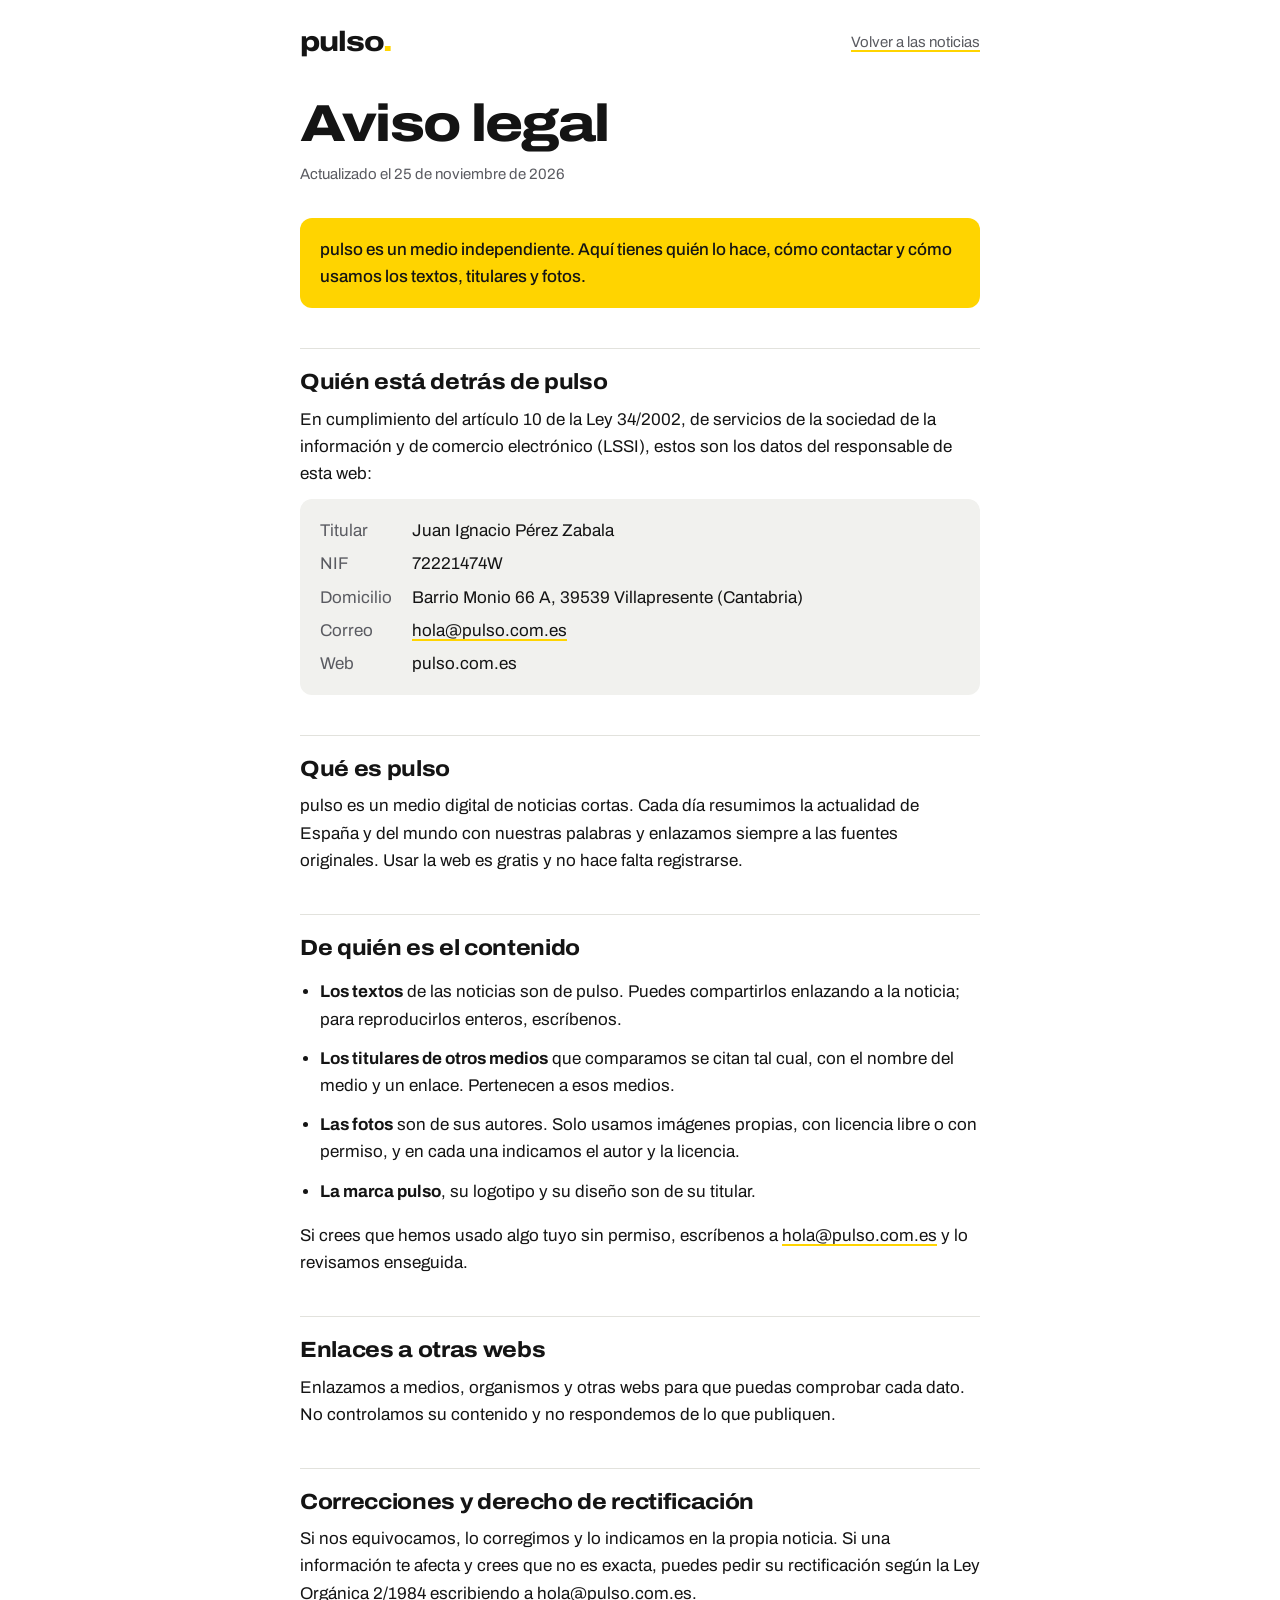
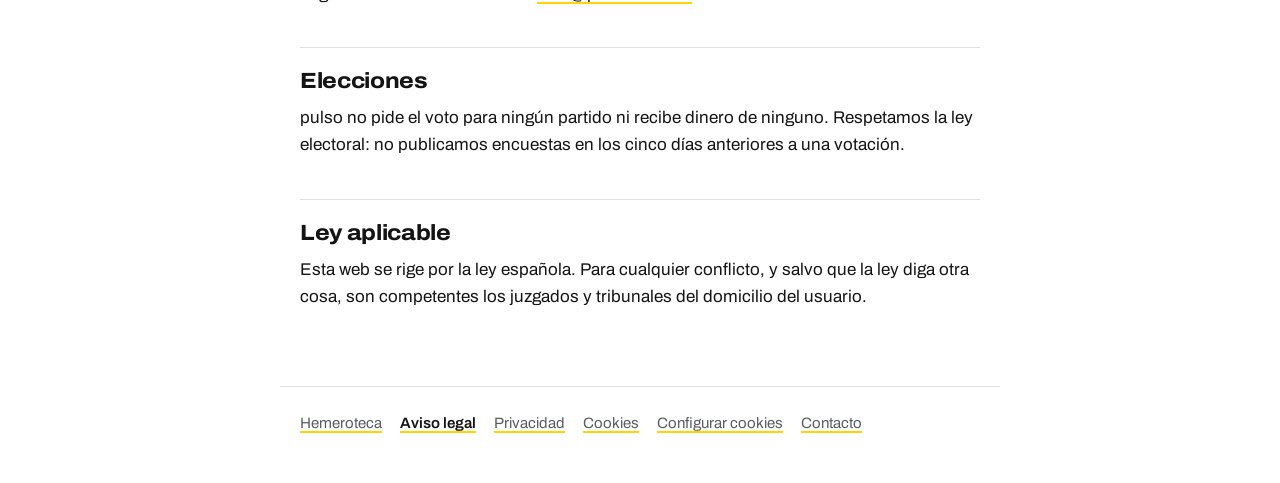
<file: aviso-legal.html>
<!DOCTYPE html>
<html lang="es">
<head>
  <meta charset="utf-8">
  <meta name="viewport" content="width=device-width, initial-scale=1, viewport-fit=cover">
  <title>Aviso legal · pulso</title>
  <meta name="description" content="Quién está detrás de pulso, de quién es el contenido y cómo corregimos.">
  <link rel="canonical" href="https://pulso.com.es/aviso-legal">
  <meta name="theme-color" content="#1c1d21">
  <link rel="icon" href="favicon.svg" type="image/svg+xml">
  <link rel="apple-touch-icon" href="apple-touch-icon.png">
  <link rel="preload" href="fonts/archivo-latin-wdth-normal.woff2" as="font" type="font/woff2" crossorigin>
  <link rel="stylesheet" href="css/legal.css">
  <!-- Google AdSense: anuncios y aviso de cookies de Google (el aviso se configura en AdSense → Privacidad y mensajes).
       Los huecos de anuncios los decide el panel (Publicidad); los «anuncios automáticos» de AdSense van apagados. -->
  <meta name="google-adsense-account" content="ca-pub-1521987978164089">
  <script async src="https://pagead2.googlesyndication.com/pagead/js/adsbygoogle.js?client=ca-pub-1521987978164089" crossorigin="anonymous"></script>
  <!-- Aviso de cookies de Google (AdSense → Privacidad y mensajes). Se carga aquí directamente:
       el script de anuncios solo lo trae cuando Google ya ha aprobado la web, y mientras tanto no salía. -->
  <script async src="https://fundingchoicesmessages.google.com/i/pub-1521987978164089?ers=1"></script>
  <script>(function(){function s(){if(!window.frames.googlefcPresent){if(document.body){const f=document.createElement('iframe');f.style='width:0;height:0;border:none;z-index:-1000;left:-1000px;top:-1000px;';f.style.display='none';f.name='googlefcPresent';document.body.appendChild(f);}else{setTimeout(s,0);}}}s();})();</script>
</head>
<body>
  <header class="cabecera">
    <a class="logo" href="./">pulso<span>.</span></a>
    <a class="volver" href="./">Volver a las noticias</a>
  </header>
  <main>
    <h1>Aviso legal</h1>
    <p class="fecha">Actualizado el 25 de noviembre de 2026</p>
    <div class="resumen"><p>pulso es un medio independiente. Aquí tienes quién lo hace, cómo contactar y cómo usamos los textos, titulares y fotos.</p></div>
    <h2>Quién está detrás de pulso</h2>
    <p>En cumplimiento del artículo 10 de la Ley 34/2002, de servicios de la sociedad de la información y de comercio electrónico (LSSI), estos son los datos del responsable de esta web:</p>
    <dl class="ficha">
      <dt>Titular</dt><dd>Juan Ignacio Pérez Zabala</dd>
      <dt>NIF</dt><dd>72221474W</dd>
      <dt>Domicilio</dt><dd>Barrio Monio 66 A, 39539 Villapresente (Cantabria)</dd>
      <dt>Correo</dt><dd><a href="mailto:hola@pulso.com.es">hola@pulso.com.es</a></dd>
      <dt>Web</dt><dd>pulso.com.es</dd>
    </dl>

    <h2>Qué es pulso</h2>
    <p>pulso es un medio digital de noticias cortas. Cada día resumimos la actualidad de España y del mundo con nuestras palabras y enlazamos siempre a las fuentes originales. Usar la web es gratis y no hace falta registrarse.</p>

    <h2>De quién es el contenido</h2>
    <ul>
      <li><b>Los textos</b> de las noticias son de pulso. Puedes compartirlos enlazando a la noticia; para reproducirlos enteros, escríbenos.</li>
      <li><b>Los titulares de otros medios</b> que comparamos se citan tal cual, con el nombre del medio y un enlace. Pertenecen a esos medios.</li>
      <li><b>Las fotos</b> son de sus autores. Solo usamos imágenes propias, con licencia libre o con permiso, y en cada una indicamos el autor y la licencia.</li>
      <li><b>La marca pulso</b>, su logotipo y su diseño son de su titular.</li>
    </ul>
    <p>Si crees que hemos usado algo tuyo sin permiso, escríbenos a <a href="mailto:hola@pulso.com.es">hola@pulso.com.es</a> y lo revisamos enseguida.</p>

    <h2>Enlaces a otras webs</h2>
    <p>Enlazamos a medios, organismos y otras webs para que puedas comprobar cada dato. No controlamos su contenido y no respondemos de lo que publiquen.</p>

    <h2>Correcciones y derecho de rectificación</h2>
    <p>Si nos equivocamos, lo corregimos y lo indicamos en la propia noticia. Si una información te afecta y crees que no es exacta, puedes pedir su rectificación según la Ley Orgánica 2/1984 escribiendo a <a href="mailto:hola@pulso.com.es">hola@pulso.com.es</a>.</p>

    <h2>Elecciones</h2>
    <p>pulso no pide el voto para ningún partido ni recibe dinero de ninguno. Respetamos la ley electoral: no publicamos encuestas en los cinco días anteriores a una votación.</p>

    <h2>Ley aplicable</h2>
    <p>Esta web se rige por la ley española. Para cualquier conflicto, y salvo que la ley diga otra cosa, son competentes los juzgados y tribunales del domicilio del usuario.</p>

  </main>
  <footer class="pie">
    <a href="/hemeroteca">Hemeroteca</a><a href="aviso-legal.html" aria-current="page">Aviso legal</a><a href="privacidad.html">Privacidad</a><a href="cookies.html">Cookies</a><a href="cookies.html#configurar" data-config-cookies>Configurar cookies</a><a href="mailto:hola@pulso.com.es">Contacto</a>
  </footer>
  <script src="js/legal.js" defer></script>
</body>
</html>
</file>
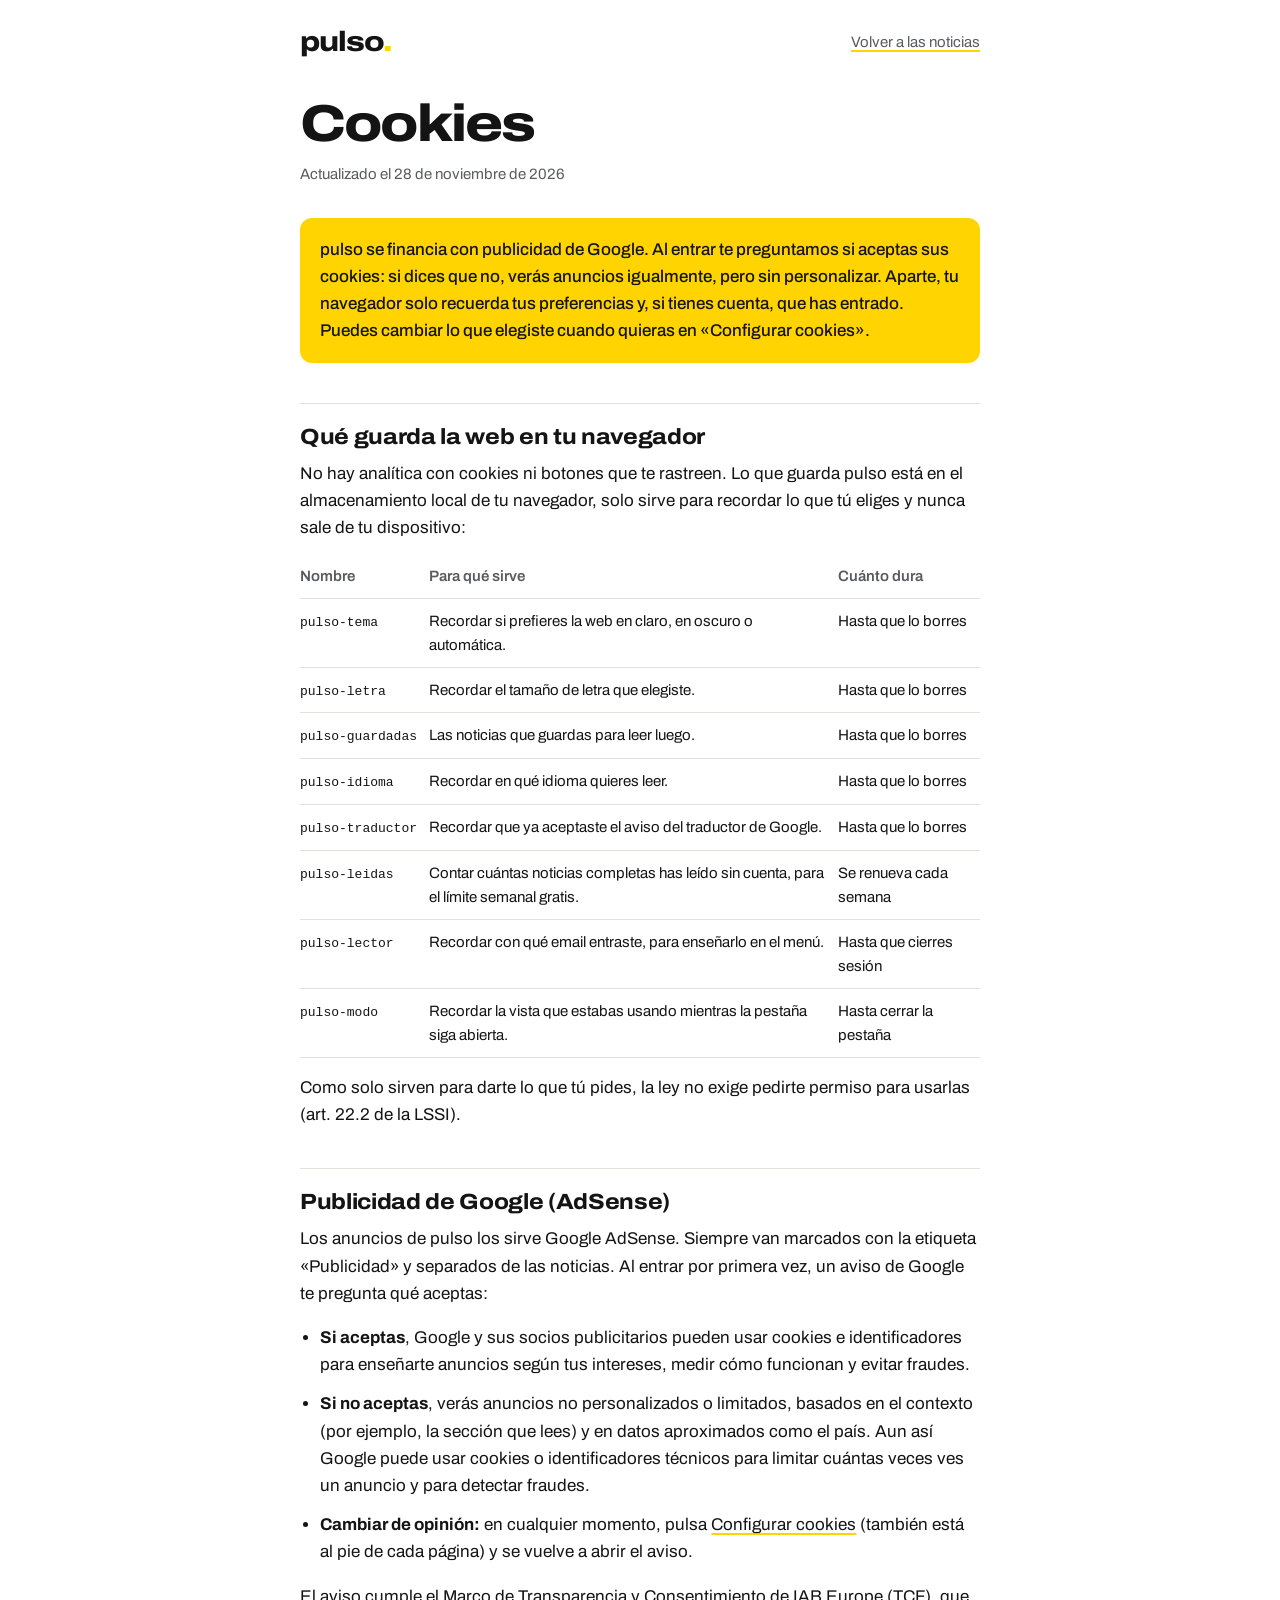
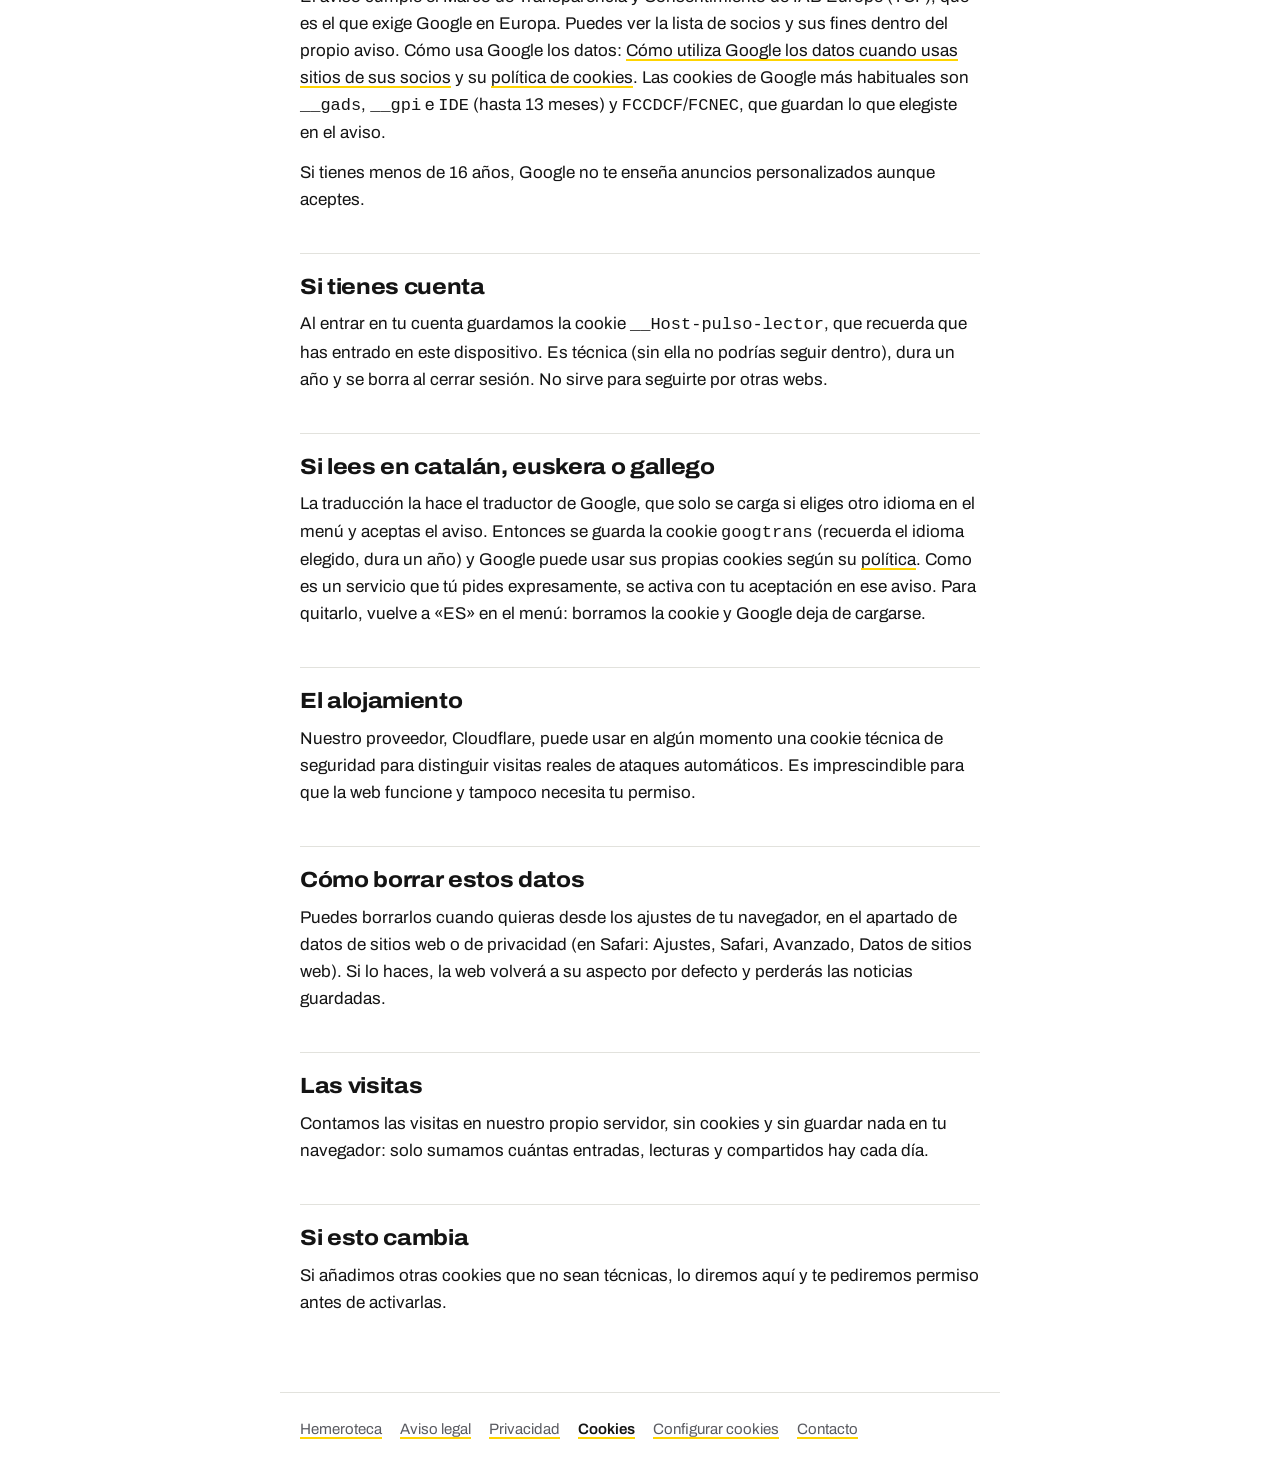
<file: cookies.html>
<!DOCTYPE html>
<html lang="es">
<head>
  <meta charset="utf-8">
  <meta name="viewport" content="width=device-width, initial-scale=1, viewport-fit=cover">
  <title>Cookies · pulso</title>
  <meta name="description" content="Qué cookies usa pulso: las técnicas de la web y, solo si lo aceptas, las de publicidad de Google.">
  <link rel="canonical" href="https://pulso.com.es/cookies">
  <meta name="theme-color" content="#1c1d21">
  <link rel="icon" href="favicon.svg" type="image/svg+xml">
  <link rel="apple-touch-icon" href="apple-touch-icon.png">
  <link rel="preload" href="fonts/archivo-latin-wdth-normal.woff2" as="font" type="font/woff2" crossorigin>
  <link rel="stylesheet" href="css/legal.css">
  <!-- Google AdSense: anuncios y aviso de cookies de Google (el aviso se configura en AdSense → Privacidad y mensajes).
       Los huecos de anuncios los decide el panel (Publicidad); los «anuncios automáticos» de AdSense van apagados. -->
  <meta name="google-adsense-account" content="ca-pub-1521987978164089">
  <script async src="https://pagead2.googlesyndication.com/pagead/js/adsbygoogle.js?client=ca-pub-1521987978164089" crossorigin="anonymous"></script>
  <!-- Aviso de cookies de Google (AdSense → Privacidad y mensajes). Se carga aquí directamente:
       el script de anuncios solo lo trae cuando Google ya ha aprobado la web, y mientras tanto no salía. -->
  <script async src="https://fundingchoicesmessages.google.com/i/pub-1521987978164089?ers=1"></script>
  <script>(function(){function s(){if(!window.frames.googlefcPresent){if(document.body){const f=document.createElement('iframe');f.style='width:0;height:0;border:none;z-index:-1000;left:-1000px;top:-1000px;';f.style.display='none';f.name='googlefcPresent';document.body.appendChild(f);}else{setTimeout(s,0);}}}s();})();</script>
</head>
<body>
  <header class="cabecera">
    <a class="logo" href="./">pulso<span>.</span></a>
    <a class="volver" href="./">Volver a las noticias</a>
  </header>
  <main>
    <h1>Cookies</h1>
    <p class="fecha">Actualizado el 28 de noviembre de 2026</p>
    <div class="resumen"><p>pulso se financia con publicidad de Google. Al entrar te preguntamos si aceptas sus cookies: si dices que no, verás anuncios igualmente, pero sin personalizar. Aparte, tu navegador solo recuerda tus preferencias y, si tienes cuenta, que has entrado. Puedes cambiar lo que elegiste cuando quieras en «Configurar cookies».</p></div>
    <h2>Qué guarda la web en tu navegador</h2>
    <p>No hay analítica con cookies ni botones que te rastreen. Lo que guarda pulso está en el almacenamiento local de tu navegador, solo sirve para recordar lo que tú eliges y nunca sale de tu dispositivo:</p>
    <table class="tabla">
      <thead><tr><th>Nombre</th><th>Para qué sirve</th><th>Cuánto dura</th></tr></thead>
      <tbody>
        <tr><td><code>pulso-tema</code></td><td>Recordar si prefieres la web en claro, en oscuro o automática.</td><td>Hasta que lo borres</td></tr>
        <tr><td><code>pulso-letra</code></td><td>Recordar el tamaño de letra que elegiste.</td><td>Hasta que lo borres</td></tr>
        <tr><td><code>pulso-guardadas</code></td><td>Las noticias que guardas para leer luego.</td><td>Hasta que lo borres</td></tr>
        <tr><td><code>pulso-idioma</code></td><td>Recordar en qué idioma quieres leer.</td><td>Hasta que lo borres</td></tr>
        <tr><td><code>pulso-traductor</code></td><td>Recordar que ya aceptaste el aviso del traductor de Google.</td><td>Hasta que lo borres</td></tr>
        <tr><td><code>pulso-leidas</code></td><td>Contar cuántas noticias completas has leído sin cuenta, para el límite semanal gratis.</td><td>Se renueva cada semana</td></tr>
        <tr><td><code>pulso-lector</code></td><td>Recordar con qué email entraste, para enseñarlo en el menú.</td><td>Hasta que cierres sesión</td></tr>
        <tr><td><code>pulso-modo</code></td><td>Recordar la vista que estabas usando mientras la pestaña siga abierta.</td><td>Hasta cerrar la pestaña</td></tr>
      </tbody>
    </table>
    <p>Como solo sirven para darte lo que tú pides, la ley no exige pedirte permiso para usarlas (art. 22.2 de la LSSI).</p>

    <h2 id="configurar">Publicidad de Google (AdSense)</h2>
    <p>Los anuncios de pulso los sirve Google AdSense. Siempre van marcados con la etiqueta «Publicidad» y separados de las noticias. Al entrar por primera vez, un aviso de Google te pregunta qué aceptas:</p>
    <ul>
      <li><b>Si aceptas</b>, Google y sus socios publicitarios pueden usar cookies e identificadores para enseñarte anuncios según tus intereses, medir cómo funcionan y evitar fraudes.</li>
      <li><b>Si no aceptas</b>, verás anuncios no personalizados o limitados, basados en el contexto (por ejemplo, la sección que lees) y en datos aproximados como el país. Aun así Google puede usar cookies o identificadores técnicos para limitar cuántas veces ves un anuncio y para detectar fraudes.</li>
      <li><b>Cambiar de opinión:</b> en cualquier momento, pulsa <a href="#configurar" data-config-cookies>Configurar cookies</a> (también está al pie de cada página) y se vuelve a abrir el aviso.</li>
    </ul>
    <p>El aviso cumple el Marco de Transparencia y Consentimiento de IAB Europe (TCF), que es el que exige Google en Europa. Puedes ver la lista de socios y sus fines dentro del propio aviso. Cómo usa Google los datos: <a href="https://policies.google.com/technologies/partner-sites?hl=es" rel="noopener">Cómo utiliza Google los datos cuando usas sitios de sus socios</a> y su <a href="https://policies.google.com/technologies/cookies?hl=es" rel="noopener">política de cookies</a>. Las cookies de Google más habituales son <code>__gads</code>, <code>__gpi</code> e <code>IDE</code> (hasta 13 meses) y <code>FCCDCF</code>/<code>FCNEC</code>, que guardan lo que elegiste en el aviso.</p>
    <p>Si tienes menos de 16 años, Google no te enseña anuncios personalizados aunque aceptes.</p>

    <h2>Si tienes cuenta</h2>
    <p>Al entrar en tu cuenta guardamos la cookie <code>__Host-pulso-lector</code>, que recuerda que has entrado en este dispositivo. Es técnica (sin ella no podrías seguir dentro), dura un año y se borra al cerrar sesión. No sirve para seguirte por otras webs.</p>

    <h2>Si lees en catalán, euskera o gallego</h2>
    <p>La traducción la hace el traductor de Google, que solo se carga si eliges otro idioma en el menú y aceptas el aviso. Entonces se guarda la cookie <code>googtrans</code> (recuerda el idioma elegido, dura un año) y Google puede usar sus propias cookies según su <a href="https://policies.google.com/technologies/cookies?hl=es" rel="noopener">política</a>. Como es un servicio que tú pides expresamente, se activa con tu aceptación en ese aviso. Para quitarlo, vuelve a «ES» en el menú: borramos la cookie y Google deja de cargarse.</p>

    <h2>El alojamiento</h2>
    <p>Nuestro proveedor, Cloudflare, puede usar en algún momento una cookie técnica de seguridad para distinguir visitas reales de ataques automáticos. Es imprescindible para que la web funcione y tampoco necesita tu permiso.</p>

    <h2>Cómo borrar estos datos</h2>
    <p>Puedes borrarlos cuando quieras desde los ajustes de tu navegador, en el apartado de datos de sitios web o de privacidad (en Safari: Ajustes, Safari, Avanzado, Datos de sitios web). Si lo haces, la web volverá a su aspecto por defecto y perderás las noticias guardadas.</p>

    <h2>Las visitas</h2>
    <p>Contamos las visitas en nuestro propio servidor, sin cookies y sin guardar nada en tu navegador: solo sumamos cuántas entradas, lecturas y compartidos hay cada día.</p>

    <h2>Si esto cambia</h2>
    <p>Si añadimos otras cookies que no sean técnicas, lo diremos aquí y te pediremos permiso antes de activarlas.</p>

  </main>
  <footer class="pie">
    <a href="/hemeroteca">Hemeroteca</a><a href="aviso-legal.html">Aviso legal</a><a href="privacidad.html">Privacidad</a><a href="cookies.html" aria-current="page">Cookies</a><a href="cookies.html#configurar" data-config-cookies>Configurar cookies</a><a href="mailto:hola@pulso.com.es">Contacto</a>
  </footer>
  <script src="js/legal.js" defer></script>
</body>
</html>
</file>
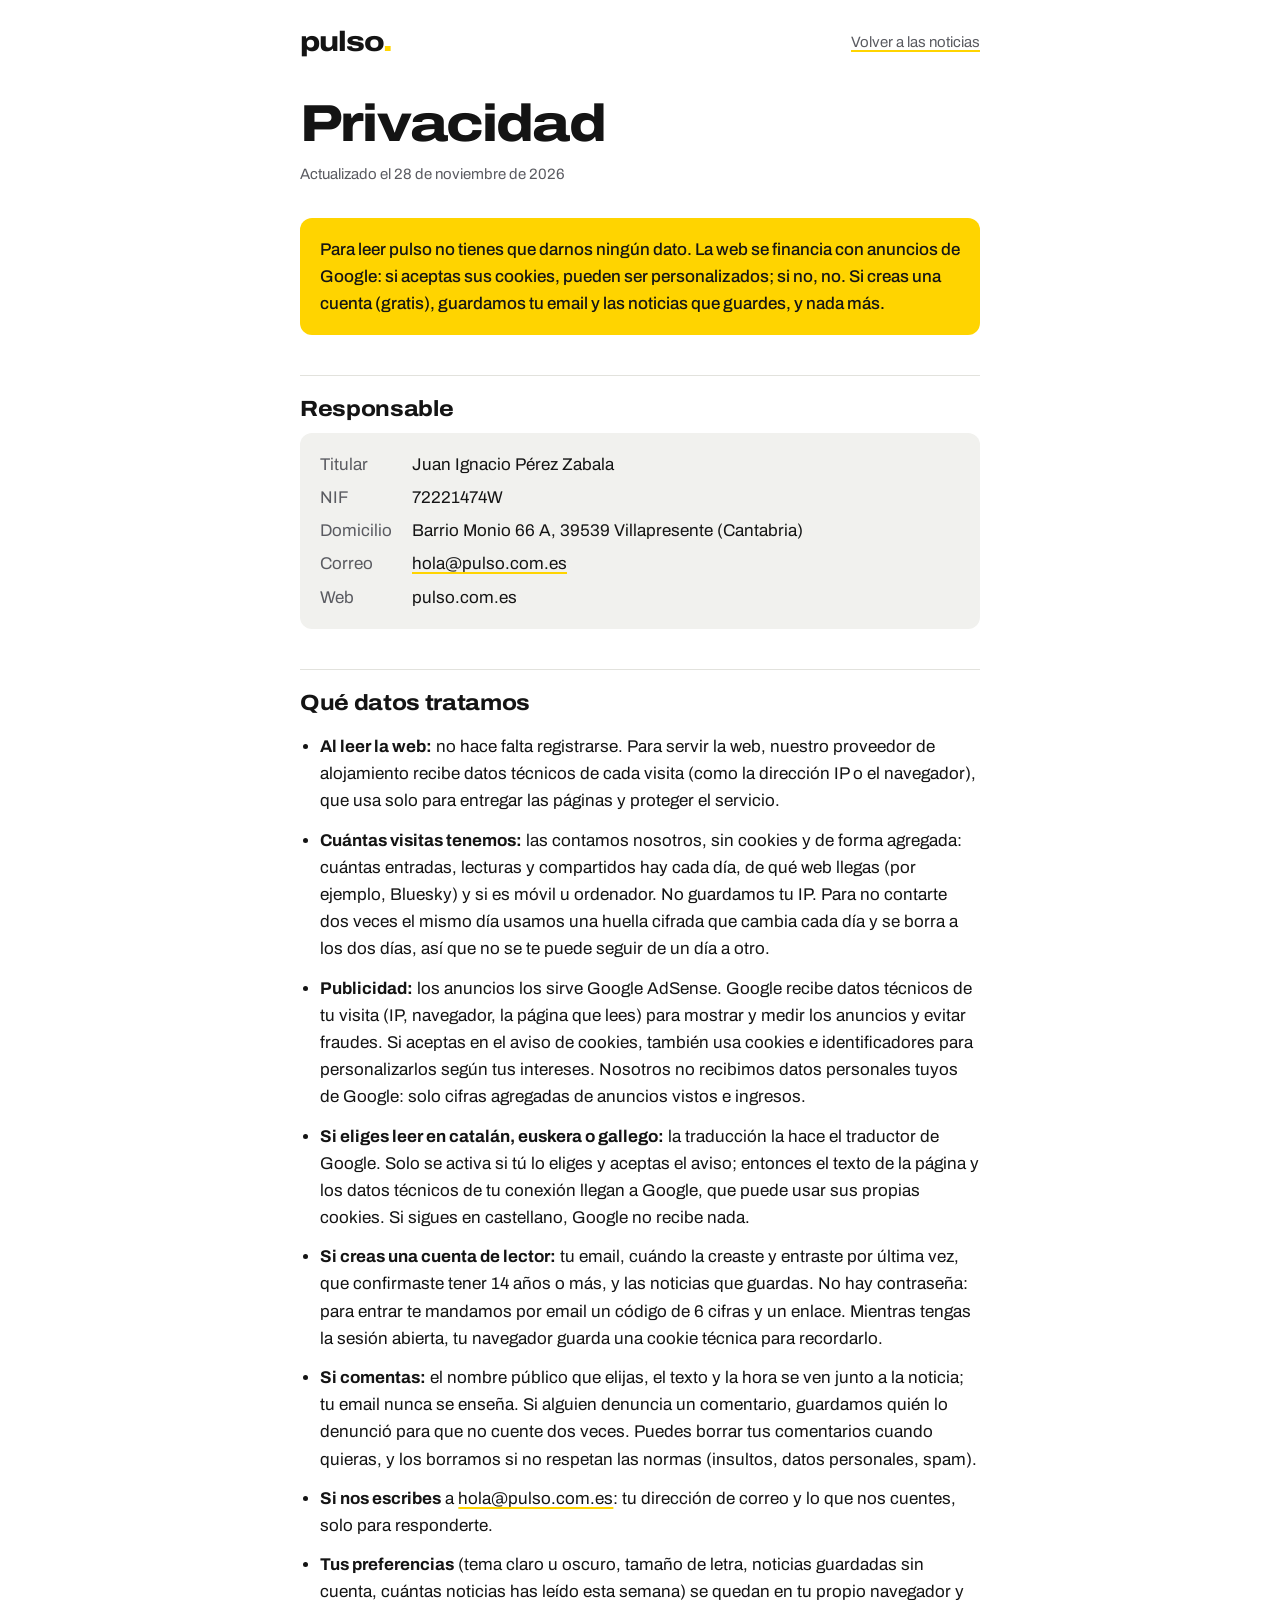
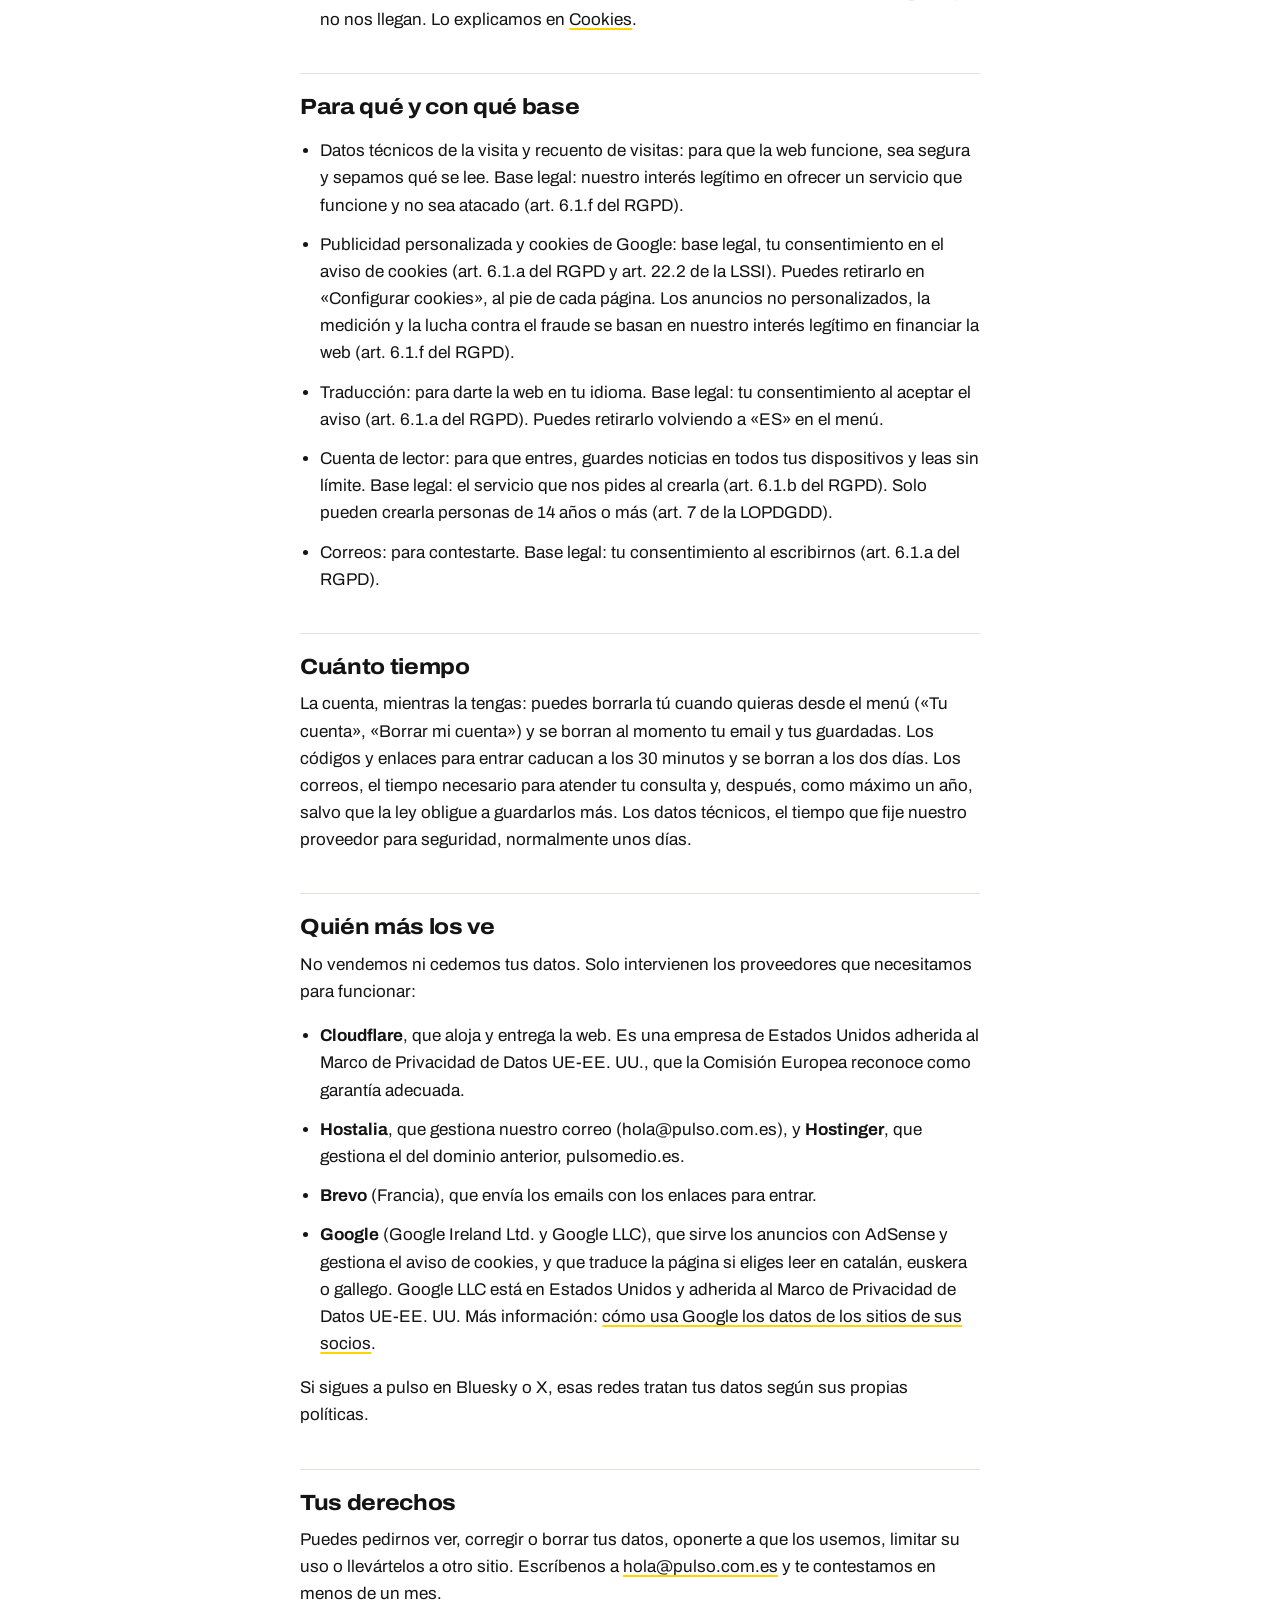
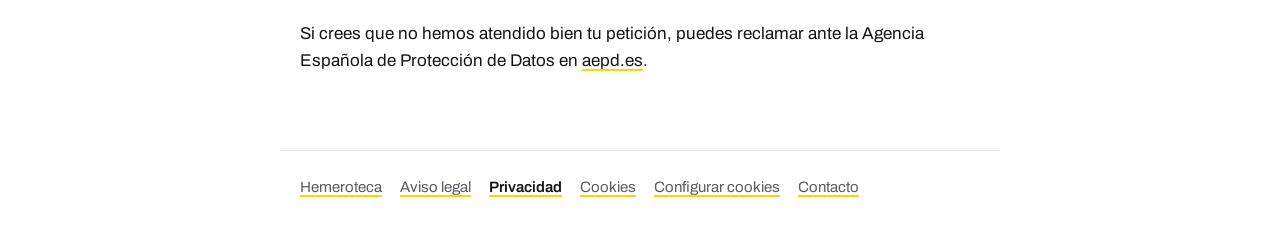
<file: privacidad.html>
<!DOCTYPE html>
<html lang="es">
<head>
  <meta charset="utf-8">
  <meta name="viewport" content="width=device-width, initial-scale=1, viewport-fit=cover">
  <title>Privacidad · pulso</title>
  <meta name="description" content="Qué datos trata pulso, para qué y cómo ejercer tus derechos.">
  <link rel="canonical" href="https://pulso.com.es/privacidad">
  <meta name="theme-color" content="#1c1d21">
  <link rel="icon" href="favicon.svg" type="image/svg+xml">
  <link rel="apple-touch-icon" href="apple-touch-icon.png">
  <link rel="preload" href="fonts/archivo-latin-wdth-normal.woff2" as="font" type="font/woff2" crossorigin>
  <link rel="stylesheet" href="css/legal.css">
  <!-- Google AdSense: anuncios y aviso de cookies de Google (el aviso se configura en AdSense → Privacidad y mensajes).
       Los huecos de anuncios los decide el panel (Publicidad); los «anuncios automáticos» de AdSense van apagados. -->
  <meta name="google-adsense-account" content="ca-pub-1521987978164089">
  <script async src="https://pagead2.googlesyndication.com/pagead/js/adsbygoogle.js?client=ca-pub-1521987978164089" crossorigin="anonymous"></script>
  <!-- Aviso de cookies de Google (AdSense → Privacidad y mensajes). Se carga aquí directamente:
       el script de anuncios solo lo trae cuando Google ya ha aprobado la web, y mientras tanto no salía. -->
  <script async src="https://fundingchoicesmessages.google.com/i/pub-1521987978164089?ers=1"></script>
  <script>(function(){function s(){if(!window.frames.googlefcPresent){if(document.body){const f=document.createElement('iframe');f.style='width:0;height:0;border:none;z-index:-1000;left:-1000px;top:-1000px;';f.style.display='none';f.name='googlefcPresent';document.body.appendChild(f);}else{setTimeout(s,0);}}}s();})();</script>
</head>
<body>
  <header class="cabecera">
    <a class="logo" href="./">pulso<span>.</span></a>
    <a class="volver" href="./">Volver a las noticias</a>
  </header>
  <main>
    <h1>Privacidad</h1>
    <p class="fecha">Actualizado el 28 de noviembre de 2026</p>
    <div class="resumen"><p>Para leer pulso no tienes que darnos ningún dato. La web se financia con anuncios de Google: si aceptas sus cookies, pueden ser personalizados; si no, no. Si creas una cuenta (gratis), guardamos tu email y las noticias que guardes, y nada más.</p></div>
    <h2>Responsable</h2>
    <dl class="ficha">
      <dt>Titular</dt><dd>Juan Ignacio Pérez Zabala</dd>
      <dt>NIF</dt><dd>72221474W</dd>
      <dt>Domicilio</dt><dd>Barrio Monio 66 A, 39539 Villapresente (Cantabria)</dd>
      <dt>Correo</dt><dd><a href="mailto:hola@pulso.com.es">hola@pulso.com.es</a></dd>
      <dt>Web</dt><dd>pulso.com.es</dd>
    </dl>

    <h2>Qué datos tratamos</h2>
    <ul>
      <li><b>Al leer la web:</b> no hace falta registrarse. Para servir la web, nuestro proveedor de alojamiento recibe datos técnicos de cada visita (como la dirección IP o el navegador), que usa solo para entregar las páginas y proteger el servicio.</li>
      <li><b>Cuántas visitas tenemos:</b> las contamos nosotros, sin cookies y de forma agregada: cuántas entradas, lecturas y compartidos hay cada día, de qué web llegas (por ejemplo, Bluesky) y si es móvil u ordenador. No guardamos tu IP. Para no contarte dos veces el mismo día usamos una huella cifrada que cambia cada día y se borra a los dos días, así que no se te puede seguir de un día a otro.</li>
      <li><b>Publicidad:</b> los anuncios los sirve Google AdSense. Google recibe datos técnicos de tu visita (IP, navegador, la página que lees) para mostrar y medir los anuncios y evitar fraudes. Si aceptas en el aviso de cookies, también usa cookies e identificadores para personalizarlos según tus intereses. Nosotros no recibimos datos personales tuyos de Google: solo cifras agregadas de anuncios vistos e ingresos.</li>
      <li><b>Si eliges leer en catalán, euskera o gallego:</b> la traducción la hace el traductor de Google. Solo se activa si tú lo eliges y aceptas el aviso; entonces el texto de la página y los datos técnicos de tu conexión llegan a Google, que puede usar sus propias cookies. Si sigues en castellano, Google no recibe nada.</li>
      <li><b>Si creas una cuenta de lector:</b> tu email, cuándo la creaste y entraste por última vez, que confirmaste tener 14 años o más, y las noticias que guardas. No hay contraseña: para entrar te mandamos por email un código de 6 cifras y un enlace. Mientras tengas la sesión abierta, tu navegador guarda una cookie técnica para recordarlo.</li>
      <li><b>Si comentas:</b> el nombre público que elijas, el texto y la hora se ven junto a la noticia; tu email nunca se enseña. Si alguien denuncia un comentario, guardamos quién lo denunció para que no cuente dos veces. Puedes borrar tus comentarios cuando quieras, y los borramos si no respetan las normas (insultos, datos personales, spam).</li>
      <li><b>Si nos escribes</b> a <a href="mailto:hola@pulso.com.es">hola@pulso.com.es</a>: tu dirección de correo y lo que nos cuentes, solo para responderte.</li>
      <li><b>Tus preferencias</b> (tema claro u oscuro, tamaño de letra, noticias guardadas sin cuenta, cuántas noticias has leído esta semana) se quedan en tu propio navegador y no nos llegan. Lo explicamos en <a href="cookies.html">Cookies</a>.</li>
    </ul>

    <h2>Para qué y con qué base</h2>
    <ul>
      <li>Datos técnicos de la visita y recuento de visitas: para que la web funcione, sea segura y sepamos qué se lee. Base legal: nuestro interés legítimo en ofrecer un servicio que funcione y no sea atacado (art. 6.1.f del RGPD).</li>
      <li>Publicidad personalizada y cookies de Google: base legal, tu consentimiento en el aviso de cookies (art. 6.1.a del RGPD y art. 22.2 de la LSSI). Puedes retirarlo en «Configurar cookies», al pie de cada página. Los anuncios no personalizados, la medición y la lucha contra el fraude se basan en nuestro interés legítimo en financiar la web (art. 6.1.f del RGPD).</li>
      <li>Traducción: para darte la web en tu idioma. Base legal: tu consentimiento al aceptar el aviso (art. 6.1.a del RGPD). Puedes retirarlo volviendo a «ES» en el menú.</li>
      <li>Cuenta de lector: para que entres, guardes noticias en todos tus dispositivos y leas sin límite. Base legal: el servicio que nos pides al crearla (art. 6.1.b del RGPD). Solo pueden crearla personas de 14 años o más (art. 7 de la LOPDGDD).</li>
      <li>Correos: para contestarte. Base legal: tu consentimiento al escribirnos (art. 6.1.a del RGPD).</li>
    </ul>

    <h2>Cuánto tiempo</h2>
    <p>La cuenta, mientras la tengas: puedes borrarla tú cuando quieras desde el menú («Tu cuenta», «Borrar mi cuenta») y se borran al momento tu email y tus guardadas. Los códigos y enlaces para entrar caducan a los 30 minutos y se borran a los dos días. Los correos, el tiempo necesario para atender tu consulta y, después, como máximo un año, salvo que la ley obligue a guardarlos más. Los datos técnicos, el tiempo que fije nuestro proveedor para seguridad, normalmente unos días.</p>

    <h2>Quién más los ve</h2>
    <p>No vendemos ni cedemos tus datos. Solo intervienen los proveedores que necesitamos para funcionar:</p>
    <ul>
      <li><b>Cloudflare</b>, que aloja y entrega la web. Es una empresa de Estados Unidos adherida al Marco de Privacidad de Datos UE-EE. UU., que la Comisión Europea reconoce como garantía adecuada.</li>
      <li><b>Hostalia</b>, que gestiona nuestro correo (hola@pulso.com.es), y <b>Hostinger</b>, que gestiona el del dominio anterior, pulsomedio.es.</li>
      <li><b>Brevo</b> (Francia), que envía los emails con los enlaces para entrar.</li>
      <li><b>Google</b> (Google Ireland Ltd. y Google LLC), que sirve los anuncios con AdSense y gestiona el aviso de cookies, y que traduce la página si eliges leer en catalán, euskera o gallego. Google LLC está en Estados Unidos y adherida al Marco de Privacidad de Datos UE-EE. UU. Más información: <a href="https://policies.google.com/technologies/partner-sites?hl=es" rel="noopener">cómo usa Google los datos de los sitios de sus socios</a>.</li>
    </ul>
    <p>Si sigues a pulso en Bluesky o X, esas redes tratan tus datos según sus propias políticas.</p>

    <h2>Tus derechos</h2>
    <p>Puedes pedirnos ver, corregir o borrar tus datos, oponerte a que los usemos, limitar su uso o llevártelos a otro sitio. Escríbenos a <a href="mailto:hola@pulso.com.es">hola@pulso.com.es</a> y te contestamos en menos de un mes.</p>
    <p>Si crees que no hemos atendido bien tu petición, puedes reclamar ante la Agencia Española de Protección de Datos en <a href="https://www.aepd.es/" rel="noopener">aepd.es</a>.</p>

  </main>
  <footer class="pie">
    <a href="/hemeroteca">Hemeroteca</a><a href="aviso-legal.html">Aviso legal</a><a href="privacidad.html" aria-current="page">Privacidad</a><a href="cookies.html">Cookies</a><a href="cookies.html#configurar" data-config-cookies>Configurar cookies</a><a href="mailto:hola@pulso.com.es">Contacto</a>
  </footer>
  <script src="js/legal.js" defer></script>
</body>
</html>
</file>
<file: css/legal.css>
/* =====================================================================
   pulso — legal.css
   Estilos de las páginas de texto (aviso legal, privacidad, cookies).
   Mismos colores y tipografía que la web, pero sin nada de la portada:
   una columna de lectura cómoda y nada más.
   ===================================================================== */

@font-face {
  font-family: "Archivo";
  font-style: normal;
  font-display: swap;
  font-weight: 100 900;
  font-stretch: 62% 125%;
  src: url("../fonts/archivo-latin-wdth-normal.woff2") format("woff2-variations");
  unicode-range: U+0000-00FF, U+0131, U+0152-0153, U+02BB-02BC, U+02C6, U+02DA, U+02DC, U+0304, U+0308, U+0329, U+2000-206F, U+20AC, U+2122, U+2191, U+2193, U+2212, U+2215, U+FEFF, U+FFFD;
}
@font-face {
  font-family: "Archivo";
  font-style: normal;
  font-display: swap;
  font-weight: 100 900;
  font-stretch: 62% 125%;
  src: url("../fonts/archivo-latin-ext-wdth-normal.woff2") format("woff2-variations");
  unicode-range: U+0100-02BA, U+02BD-02C5, U+02C7-02CC, U+02CE-02D7, U+02DD-02FF, U+0304, U+0308, U+0329, U+1D00-1DBF, U+1E00-1E9F, U+1EF2-1EFF, U+2020, U+20A0-20AB, U+20AD-20C0, U+2113, U+2C60-2C7F, U+A720-A7FF;
}

:root {
  color-scheme: light dark;
  --bg: light-dark(#ffffff, #1c1d21);
  --sup: light-dark(#f1f1ee, #27282d);
  --linea: light-dark(#e2e2dd, #393a40);
  --tinta: light-dark(#141414, #f3f3f0);
  --suave: light-dark(#5a5b61, #a9aab0);
  --marca: #ffd400;
}

* { box-sizing: border-box; }

body {
  margin: 0;
  background: var(--bg);
  color: var(--tinta);
  font: 17px/1.6 "Archivo", system-ui, -apple-system, "Segoe UI", sans-serif;
  -webkit-font-smoothing: antialiased;
}

/* Cabecera mínima: el logo lleva de vuelta a la portada */
.cabecera {
  max-width: 720px;
  margin: 0 auto;
  padding: 20px 20px 0;
  display: flex;
  align-items: center;
  justify-content: space-between;
  gap: 16px;
}
.logo {
  font-weight: 800;
  font-stretch: 118%;
  font-size: 28px;
  letter-spacing: -.04em;
  color: var(--tinta);
  text-decoration: none;
}
.logo span { color: var(--marca); }
.volver { color: var(--suave); font-size: 15px; }

main {
  max-width: 720px;        /* unos 70 caracteres por línea: lectura cómoda */
  margin: 0 auto;
  padding: 32px 20px 64px;
}

h1 {
  font-weight: 800;
  font-stretch: 118%;
  font-size: clamp(34px, 8vw, 52px);
  line-height: 1.02;
  letter-spacing: -.035em;
  margin: 0 0 12px;
}
.fecha { color: var(--suave); margin: 0 0 32px; font-size: 15px; }

/* El resumen en dos líneas, en la caja amarilla: lo que de verdad hay que saber */
.resumen {
  background: var(--marca);
  color: #141414;
  border-radius: 12px;
  padding: 18px 20px;
  margin: 0 0 36px;
  font-weight: 500;
}
.resumen p { margin: 0; }

h2 {
  font-weight: 750;
  font-stretch: 110%;
  font-size: 22px;
  line-height: 1.2;
  letter-spacing: -.015em;
  margin: 40px 0 10px;
  padding-top: 20px;
  border-top: 1px solid var(--linea);
}
p, li { margin: 0 0 12px; }
ul { padding-left: 1.2em; }

a { color: inherit; text-decoration-color: var(--marca); text-decoration-thickness: 2px; text-underline-offset: 3px; }
a:hover { text-decoration-color: currentColor; }
a:focus-visible { outline: 3px solid var(--marca); outline-offset: 2px; border-radius: 2px; }

/* Ficha del titular: datos en dos columnas en pantallas anchas */
.ficha {
  display: grid;
  grid-template-columns: max-content 1fr;
  gap: 6px 20px;
  background: var(--sup);
  border-radius: 12px;
  padding: 18px 20px;
  margin: 0 0 12px;
}
.ficha dt { color: var(--suave); }
.ficha dd { margin: 0; }
@media (max-width: 480px) {
  .ficha { grid-template-columns: 1fr; gap: 0; }
  .ficha dd { margin-bottom: 10px; }
}

/* Tabla de lo que guarda el navegador (página de cookies) */
.tabla { width: 100%; border-collapse: collapse; margin: 8px 0 16px; font-size: 15px; }
.tabla th, .tabla td { text-align: left; vertical-align: top; padding: 10px 12px 10px 0; border-bottom: 1px solid var(--linea); }
.tabla th { color: var(--suave); font-weight: 600; }
.tabla code { font-size: 13px; white-space: nowrap; }

.pie {
  max-width: 720px;
  margin: 0 auto;
  padding: 24px 20px 48px;
  border-top: 1px solid var(--linea);
  display: flex;
  flex-wrap: wrap;
  gap: 18px;
  font-size: 15px;
  color: var(--suave);
}
.pie a[aria-current="page"] { color: var(--tinta); font-weight: 600; }

/* ---------- Páginas del servidor: noticia suelta y hemeroteca ---------- */
[data-cat=elecciones] { --c: #ffd400; }
[data-cat=espana]     { --c: #ffb08a; }
[data-cat=mundo]      { --c: #94d9ff; }
[data-cat=economia]   { --c: #c8ef95; }
[data-cat=tecnologia] { --c: #d3c4ff; }
[data-cat=clima]      { --c: #86e8d2; }
[data-cat=cultura]    { --c: #ffd59a; }
[data-cat=deportes]   { --c: #b9ecff; }

.cab-nav { display: flex; gap: 18px; align-items: center; }
.cab-nav a { color: var(--suave); font-size: 15px; }

/* Etiqueta de sección: el color de la sección, como en la portada */
.art-etq { margin: 0 0 10px; font-size: 13.5px; font-weight: 700; }
.art-etq a { display: inline-block; padding: 3px 9px; border-radius: 6px; background: var(--c, var(--sup)); color: #141414; text-decoration: none; }
.art h1 { font-size: clamp(30px, 6.4vw, 46px); }
.entradilla { font-size: 20px; line-height: 1.5; font-weight: 500; margin: 0 0 22px; }
.art-foto { margin: 0 0 22px; }
.art-foto img { display: block; width: 100%; height: auto; aspect-ratio: 16 / 9; object-fit: cover; border-radius: 12px; background: var(--sup); }
.art-foto figcaption { font-size: 13px; color: var(--suave); margin-top: 6px; }
.art-foto figcaption a { color: inherit; }
.puntos li { margin-bottom: 10px; }
.porque { background: var(--sup); border-radius: 12px; padding: 14px 18px; }
.titulares { list-style: none; padding: 0; }
.titulares li { padding: 10px 0; border-bottom: 1px solid var(--linea); }
.titulares .medio { font-weight: 700; }
.titulares q { font-style: italic; }
.firma { color: var(--suave); font-size: 15px; margin-top: 28px; }
.art-acciones { margin: 18px 0 0; }
.btn { display: inline-block; padding: 11px 18px; border-radius: 999px; border: 1px solid var(--linea); background: var(--sup); color: var(--tinta); font-weight: 650; font-size: 15px; text-decoration: none; }
.btn:hover { border-color: var(--tinta); }

/* Listas de titulares (hemeroteca y «Más noticias de ese día») */
.hem-lista { list-style: none; padding: 0; margin: 0; }
.hem-lista li { padding: 12px 0; border-bottom: 1px solid var(--linea); margin: 0; }
.hem-lista a { font-weight: 700; font-size: 18px; line-height: 1.3; text-decoration: none; }
.hem-lista a:hover { text-decoration: underline; text-decoration-color: var(--marca); }
.hem-lista p { margin: 4px 0 0; color: var(--suave); font-size: 15.5px; line-height: 1.45; }
.mini { display: block; font-size: 12.5px; font-weight: 700; color: var(--suave); margin-bottom: 2px; }
.hem-seccion h2 { display: flex; align-items: center; gap: 8px; }
.hem-seccion h2::before { content: ""; width: 12px; height: 12px; border-radius: 3px; background: var(--c); }
.hem-dias { list-style: none; padding: 0; display: grid; grid-template-columns: repeat(auto-fill, minmax(130px, 1fr)); gap: 8px; }
.hem-dias li { margin: 0; }
.hem-dias a { display: grid; padding: 10px 12px; border-radius: 12px; background: var(--sup); text-decoration: none; }
.hem-dias a:hover { outline: 2px solid var(--marca); }
.hem-dias b { text-transform: capitalize; }
.hem-dias span { font-size: 13.5px; color: var(--suave); }
.hem-nav { display: flex; justify-content: space-between; gap: 12px; margin-top: 36px; padding-top: 18px; border-top: 1px solid var(--linea); font-size: 15px; }

/* Publicidad: discreta, con la etiqueta «Publicidad», y sin caja vacía si Google no pone anuncio */
.publi { display: grid; gap: 8px; margin: 32px 0; padding: 14px 0; border-block: 1px solid var(--linea); }
.publi-etq { font-size: 11px; font-weight: 650; letter-spacing: 0.06em; text-transform: uppercase; color: var(--suave); }
.publi-ads:not(:has(ins[data-ad-status="filled"])) { height: 0; margin: 0; padding: 0; border: 0; overflow: hidden; }
.publi-ads ins[data-ad-status="unfilled"] { display: none !important; }
</file>
